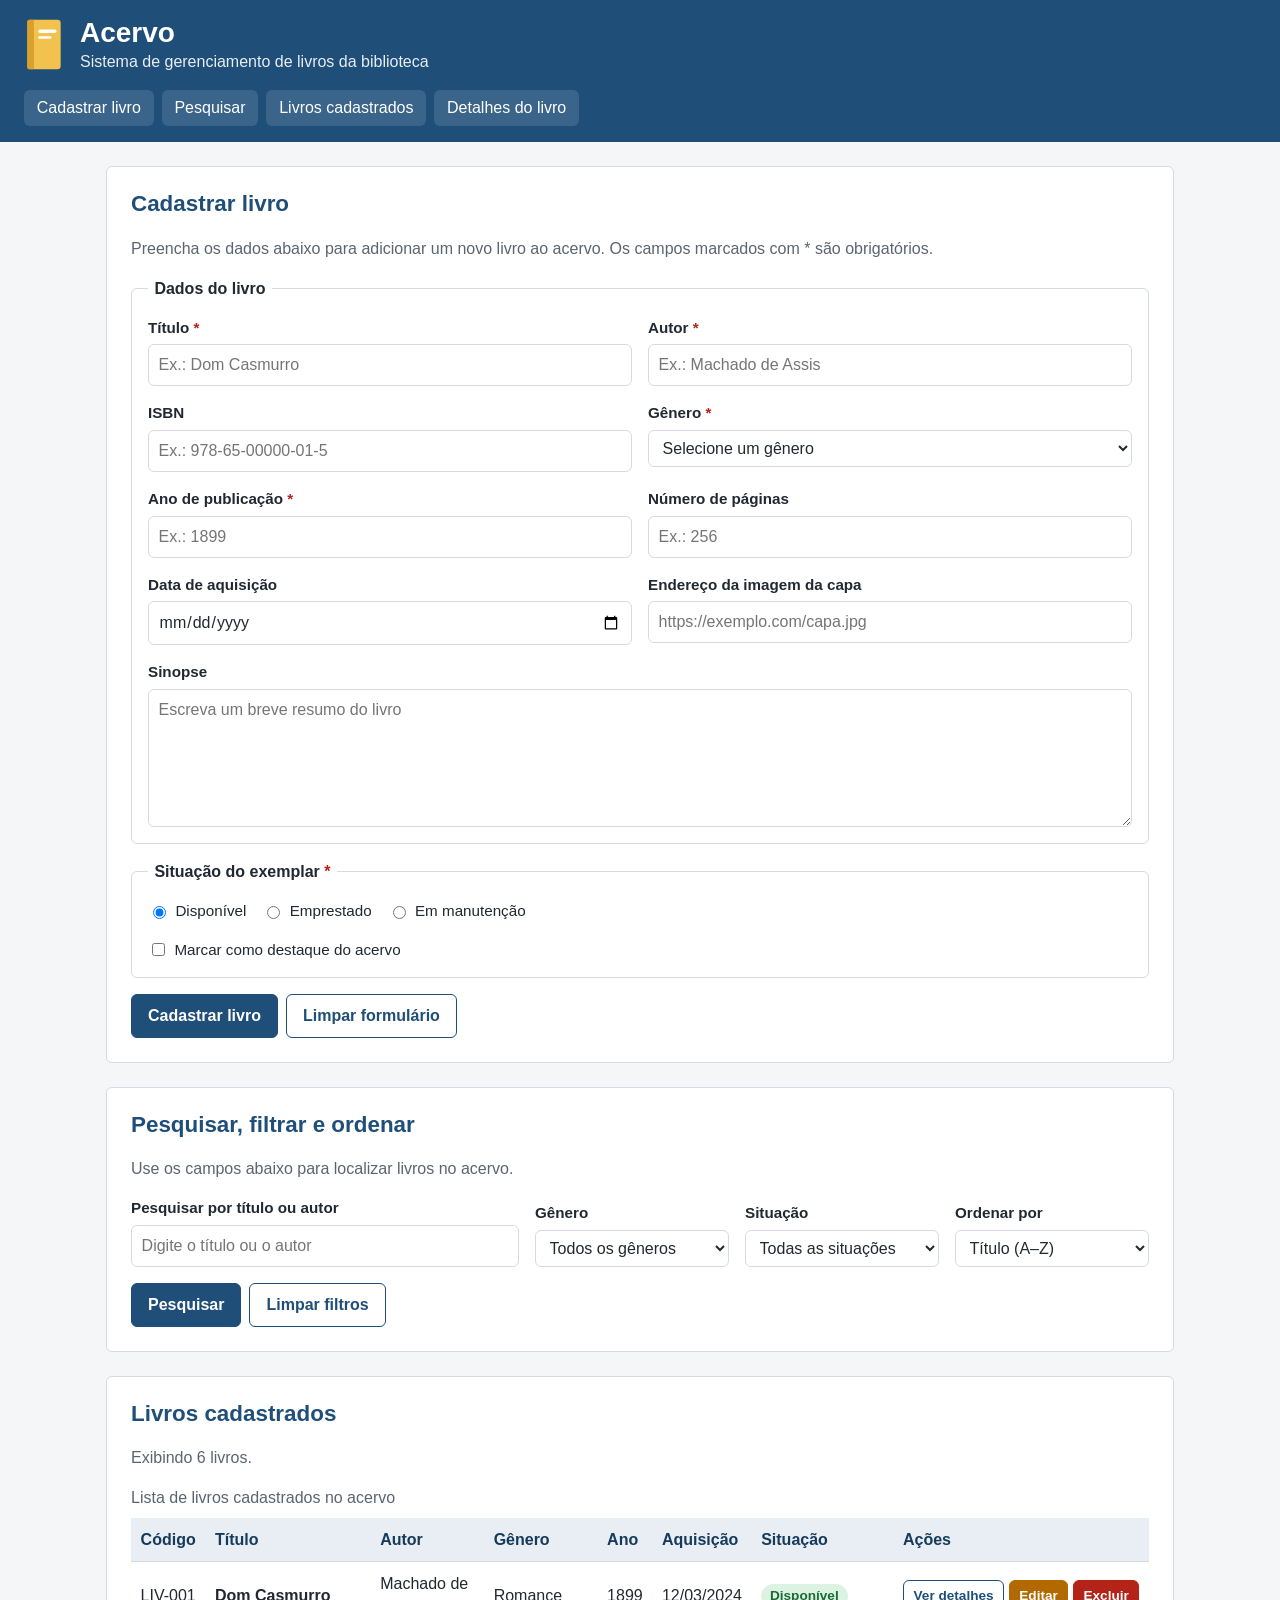
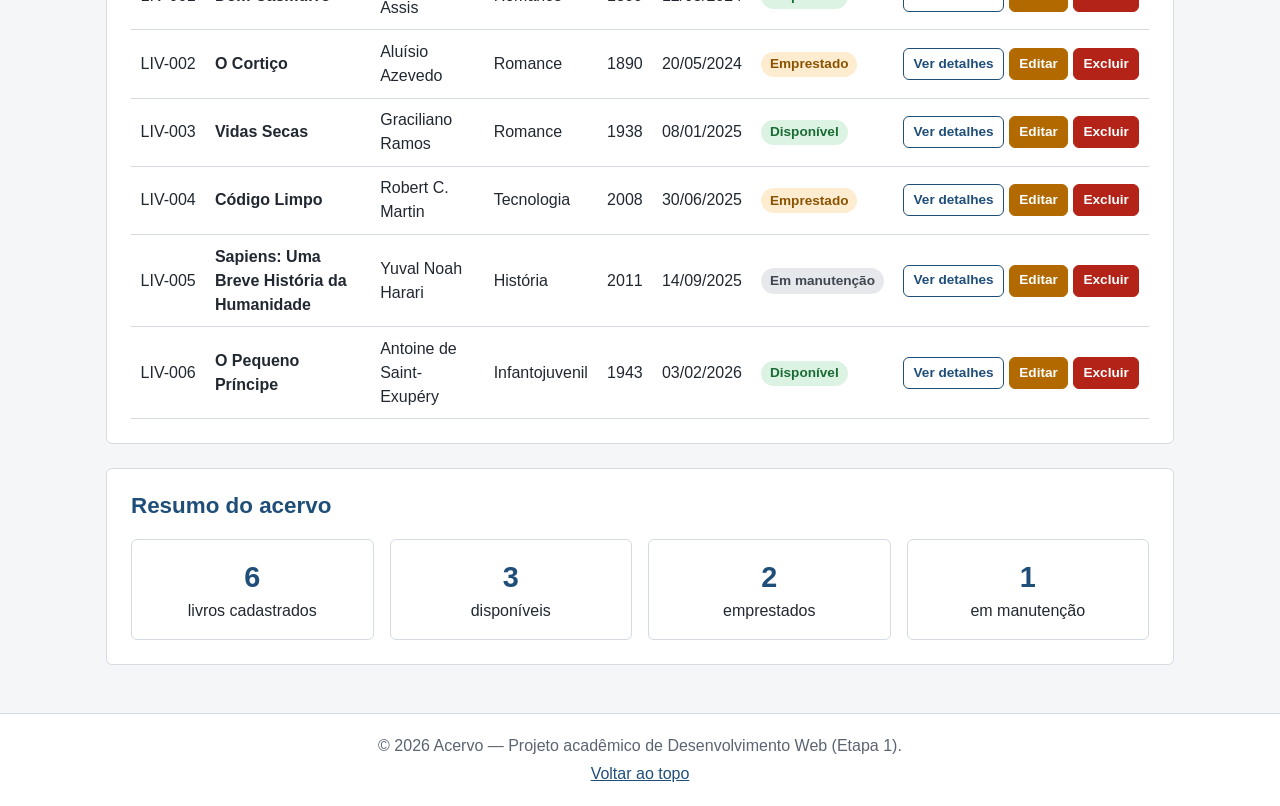
<file: index.html>
<!DOCTYPE html>
<html lang="pt-BR">
<head>
  <meta charset="UTF-8">
  <meta name="viewport" content="width=device-width, initial-scale=1.0">
  <meta name="description" content="Acervo: sistema web para gerenciamento dos livros de uma biblioteca. Etapa 1 — estrutura HTML da interface.">
  <title>Acervo — Gerenciamento de Livros</title>
  <link rel="stylesheet" href="assets/css/style.css">
  <script src="assets/js/script.js" defer></script>
</head>
<body>

  <!-- ===== Identificação do sistema ===== -->
  <header class="cabecalho" id="topo">
    <div class="cabecalho__marca">
      <img src="assets/img/livro.svg" alt="Ícone de um livro, logotipo do sistema Acervo" class="cabecalho__logo" width="48" height="64">
      <hgroup>
        <h1>Acervo</h1>
        <p>Sistema de gerenciamento de livros da biblioteca</p>
      </hgroup>
    </div>

    <!-- ===== Navegação principal ===== -->
    <nav class="navegacao" aria-label="Navegação principal">
      <ul class="navegacao__lista">
        <li><a href="#cadastro">Cadastrar livro</a></li>
        <li><a href="#pesquisa">Pesquisar</a></li>
        <li><a href="#listagem">Livros cadastrados</a></li>
        <li><a href="pages/detalhes.html">Detalhes do livro</a></li>
      </ul>
    </nav>
  </header>

  <main class="conteudo">

    <!-- ===== Cadastro da entidade principal (livros) ===== -->
    <section id="cadastro" class="secao" aria-labelledby="titulo-cadastro">
      <h2 id="titulo-cadastro">Cadastrar livro</h2>
      <p class="secao__descricao">Preencha os dados abaixo para adicionar um novo livro ao acervo. Os campos marcados com * são obrigatórios.</p>

      <form id="form-cadastro" class="formulario" action="#cadastro" method="get">
        <fieldset>
          <legend>Dados do livro</legend>

          <div class="grade">
            <div class="campo">
              <label for="titulo">Título <span class="obrigatorio" aria-hidden="true">*</span></label>
              <input type="text" id="titulo" name="titulo" placeholder="Ex.: Dom Casmurro" maxlength="150" required>
            </div>

            <div class="campo">
              <label for="autor">Autor <span class="obrigatorio" aria-hidden="true">*</span></label>
              <input type="text" id="autor" name="autor" placeholder="Ex.: Machado de Assis" maxlength="100" required>
            </div>

            <div class="campo">
              <label for="isbn">ISBN</label>
              <input type="text" id="isbn" name="isbn" placeholder="Ex.: 978-65-00000-01-5" maxlength="17">
            </div>

            <div class="campo">
              <label for="genero">Gênero <span class="obrigatorio" aria-hidden="true">*</span></label>
              <select id="genero" name="genero" required>
                <option value="">Selecione um gênero</option>
                <option value="romance">Romance</option>
                <option value="ficcao-cientifica">Ficção científica</option>
                <option value="tecnologia">Tecnologia</option>
                <option value="historia">História</option>
                <option value="infantojuvenil">Infantojuvenil</option>
                <option value="poesia">Poesia</option>
              </select>
            </div>

            <div class="campo">
              <label for="ano">Ano de publicação <span class="obrigatorio" aria-hidden="true">*</span></label>
              <input type="number" id="ano" name="ano" placeholder="Ex.: 1899" min="1450" max="2026" required>
            </div>

            <div class="campo">
              <label for="paginas">Número de páginas</label>
              <input type="number" id="paginas" name="paginas" placeholder="Ex.: 256" min="1" max="5000">
            </div>

            <div class="campo">
              <label for="data-aquisicao">Data de aquisição</label>
              <input type="date" id="data-aquisicao" name="data-aquisicao" min="2000-01-01" max="2026-12-31">
            </div>

            <div class="campo">
              <label for="capa">Endereço da imagem da capa</label>
              <input type="url" id="capa" name="capa" placeholder="https://exemplo.com/capa.jpg">
            </div>

            <div class="campo campo--inteiro">
              <label for="sinopse">Sinopse</label>
              <textarea id="sinopse" name="sinopse" rows="5" maxlength="1000" placeholder="Escreva um breve resumo do livro"></textarea>
            </div>
          </div>
        </fieldset>

        <fieldset>
          <legend>Situação do exemplar <span class="obrigatorio" aria-hidden="true">*</span></legend>

          <div class="opcoes">
            <div class="opcao">
              <input type="radio" id="status-disponivel" name="status" value="disponivel" checked required>
              <label for="status-disponivel">Disponível</label>
            </div>
            <div class="opcao">
              <input type="radio" id="status-emprestado" name="status" value="emprestado">
              <label for="status-emprestado">Emprestado</label>
            </div>
            <div class="opcao">
              <input type="radio" id="status-manutencao" name="status" value="manutencao">
              <label for="status-manutencao">Em manutenção</label>
            </div>
          </div>

          <div class="opcao opcao--destaque">
            <input type="checkbox" id="destaque" name="destaque" value="sim">
            <label for="destaque">Marcar como destaque do acervo</label>
          </div>
        </fieldset>

        <div class="botoes">
          <button type="submit" class="botao">Cadastrar livro</button>
          <button type="reset" class="botao botao--secundario">Limpar formulário</button>
        </div>
      </form>
    </section>

    <!-- ===== Pesquisa, filtros e ordenação ===== -->
    <section id="pesquisa" class="secao" aria-labelledby="titulo-pesquisa">
      <h2 id="titulo-pesquisa">Pesquisar, filtrar e ordenar</h2>
      <p class="secao__descricao">Use os campos abaixo para localizar livros no acervo.</p>

      <form class="filtros" role="search" action="#listagem" method="get">
        <div class="campo">
          <label for="pesquisa-termo">Pesquisar por título ou autor</label>
          <input type="search" id="pesquisa-termo" name="pesquisa" placeholder="Digite o título ou o autor">
        </div>

        <div class="campo">
          <label for="filtro-genero">Gênero</label>
          <select id="filtro-genero" name="filtro-genero">
            <option value="">Todos os gêneros</option>
            <option value="romance">Romance</option>
            <option value="ficcao-cientifica">Ficção científica</option>
            <option value="tecnologia">Tecnologia</option>
            <option value="historia">História</option>
            <option value="infantojuvenil">Infantojuvenil</option>
            <option value="poesia">Poesia</option>
          </select>
        </div>

        <div class="campo">
          <label for="filtro-status">Situação</label>
          <select id="filtro-status" name="filtro-status">
            <option value="">Todas as situações</option>
            <option value="disponivel">Disponível</option>
            <option value="emprestado">Emprestado</option>
            <option value="manutencao">Em manutenção</option>
          </select>
        </div>

        <div class="campo">
          <label for="ordenacao">Ordenar por</label>
          <select id="ordenacao" name="ordenacao">
            <option value="titulo-asc">Título (A–Z)</option>
            <option value="titulo-desc">Título (Z–A)</option>
            <option value="recentes">Mais recentes</option>
            <option value="antigos">Mais antigos</option>
          </select>
        </div>

        <div class="botoes">
          <button type="submit" class="botao">Pesquisar</button>
          <button type="reset" class="botao botao--secundario">Limpar filtros</button>
        </div>
      </form>
    </section>

    <!-- ===== Listagem dos livros cadastrados ===== -->
    <section id="listagem" class="secao" aria-labelledby="titulo-listagem">
      <h2 id="titulo-listagem">Livros cadastrados</h2>
      <p class="secao__descricao">Exibindo 6 livros.</p>

      <div class="tabela-container">
        <table class="tabela">
          <caption>Lista de livros cadastrados no acervo</caption>
          <thead>
            <tr>
              <th scope="col">Código</th>
              <th scope="col">Título</th>
              <th scope="col">Autor</th>
              <th scope="col">Gênero</th>
              <th scope="col">Ano</th>
              <th scope="col">Aquisição</th>
              <th scope="col">Situação</th>
              <th scope="col">Ações</th>
            </tr>
          </thead>
          <tbody>
            <tr>
              <td>LIV-001</td>
              <th scope="row">Dom Casmurro</th>
              <td>Machado de Assis</td>
              <td>Romance</td>
              <td>1899</td>
              <td><time datetime="2024-03-12">12/03/2024</time></td>
              <td><span class="status status--disponivel">Disponível</span></td>
              <td class="tabela__acoes">
                <a href="pages/detalhes.html?id=LIV-001" class="botao botao--secundario botao--pequeno" aria-label="Ver detalhes de Dom Casmurro">Ver detalhes</a>
                <button type="button" class="botao botao--editar botao--pequeno" aria-label="Editar Dom Casmurro">Editar</button>
                <button type="button" class="botao botao--excluir botao--pequeno" aria-label="Excluir Dom Casmurro">Excluir</button>
              </td>
            </tr>
            <tr>
              <td>LIV-002</td>
              <th scope="row">O Cortiço</th>
              <td>Aluísio Azevedo</td>
              <td>Romance</td>
              <td>1890</td>
              <td><time datetime="2024-05-20">20/05/2024</time></td>
              <td><span class="status status--emprestado">Emprestado</span></td>
              <td class="tabela__acoes">
                <a href="pages/detalhes.html?id=LIV-002" class="botao botao--secundario botao--pequeno" aria-label="Ver detalhes de O Cortiço">Ver detalhes</a>
                <button type="button" class="botao botao--editar botao--pequeno" aria-label="Editar O Cortiço">Editar</button>
                <button type="button" class="botao botao--excluir botao--pequeno" aria-label="Excluir O Cortiço">Excluir</button>
              </td>
            </tr>
            <tr>
              <td>LIV-003</td>
              <th scope="row">Vidas Secas</th>
              <td>Graciliano Ramos</td>
              <td>Romance</td>
              <td>1938</td>
              <td><time datetime="2025-01-08">08/01/2025</time></td>
              <td><span class="status status--disponivel">Disponível</span></td>
              <td class="tabela__acoes">
                <a href="pages/detalhes.html?id=LIV-003" class="botao botao--secundario botao--pequeno" aria-label="Ver detalhes de Vidas Secas">Ver detalhes</a>
                <button type="button" class="botao botao--editar botao--pequeno" aria-label="Editar Vidas Secas">Editar</button>
                <button type="button" class="botao botao--excluir botao--pequeno" aria-label="Excluir Vidas Secas">Excluir</button>
              </td>
            </tr>
            <tr>
              <td>LIV-004</td>
              <th scope="row">Código Limpo</th>
              <td>Robert C. Martin</td>
              <td>Tecnologia</td>
              <td>2008</td>
              <td><time datetime="2025-06-30">30/06/2025</time></td>
              <td><span class="status status--emprestado">Emprestado</span></td>
              <td class="tabela__acoes">
                <a href="pages/detalhes.html?id=LIV-004" class="botao botao--secundario botao--pequeno" aria-label="Ver detalhes de Código Limpo">Ver detalhes</a>
                <button type="button" class="botao botao--editar botao--pequeno" aria-label="Editar Código Limpo">Editar</button>
                <button type="button" class="botao botao--excluir botao--pequeno" aria-label="Excluir Código Limpo">Excluir</button>
              </td>
            </tr>
            <tr>
              <td>LIV-005</td>
              <th scope="row">Sapiens: Uma Breve História da Humanidade</th>
              <td>Yuval Noah Harari</td>
              <td>História</td>
              <td>2011</td>
              <td><time datetime="2025-09-14">14/09/2025</time></td>
              <td><span class="status status--manutencao">Em manutenção</span></td>
              <td class="tabela__acoes">
                <a href="pages/detalhes.html?id=LIV-005" class="botao botao--secundario botao--pequeno" aria-label="Ver detalhes de Sapiens">Ver detalhes</a>
                <button type="button" class="botao botao--editar botao--pequeno" aria-label="Editar Sapiens">Editar</button>
                <button type="button" class="botao botao--excluir botao--pequeno" aria-label="Excluir Sapiens">Excluir</button>
              </td>
            </tr>
            <tr>
              <td>LIV-006</td>
              <th scope="row">O Pequeno Príncipe</th>
              <td>Antoine de Saint-Exupéry</td>
              <td>Infantojuvenil</td>
              <td>1943</td>
              <td><time datetime="2026-02-03">03/02/2026</time></td>
              <td><span class="status status--disponivel">Disponível</span></td>
              <td class="tabela__acoes">
                <a href="pages/detalhes.html?id=LIV-006" class="botao botao--secundario botao--pequeno" aria-label="Ver detalhes de O Pequeno Príncipe">Ver detalhes</a>
                <button type="button" class="botao botao--editar botao--pequeno" aria-label="Editar O Pequeno Príncipe">Editar</button>
                <button type="button" class="botao botao--excluir botao--pequeno" aria-label="Excluir O Pequeno Príncipe">Excluir</button>
              </td>
            </tr>
          </tbody>
        </table>
      </div>
    </section>

    <!-- ===== Informação complementar ===== -->
    <aside class="secao resumo" aria-labelledby="titulo-resumo">
      <h2 id="titulo-resumo">Resumo do acervo</h2>
      <ul class="resumo__lista">
        <li><span class="resumo__numero">6</span> livros cadastrados</li>
        <li><span class="resumo__numero">3</span> disponíveis</li>
        <li><span class="resumo__numero">2</span> emprestados</li>
        <li><span class="resumo__numero">1</span> em manutenção</li>
      </ul>
    </aside>

  </main>

  <!-- ===== Rodapé ===== -->
  <footer class="rodape">
    <p>&copy; 2026 Acervo — Projeto acadêmico de Desenvolvimento Web (Etapa 1).</p>
    <p><a href="#topo">Voltar ao topo</a></p>
  </footer>

</body>
</html>
</file>
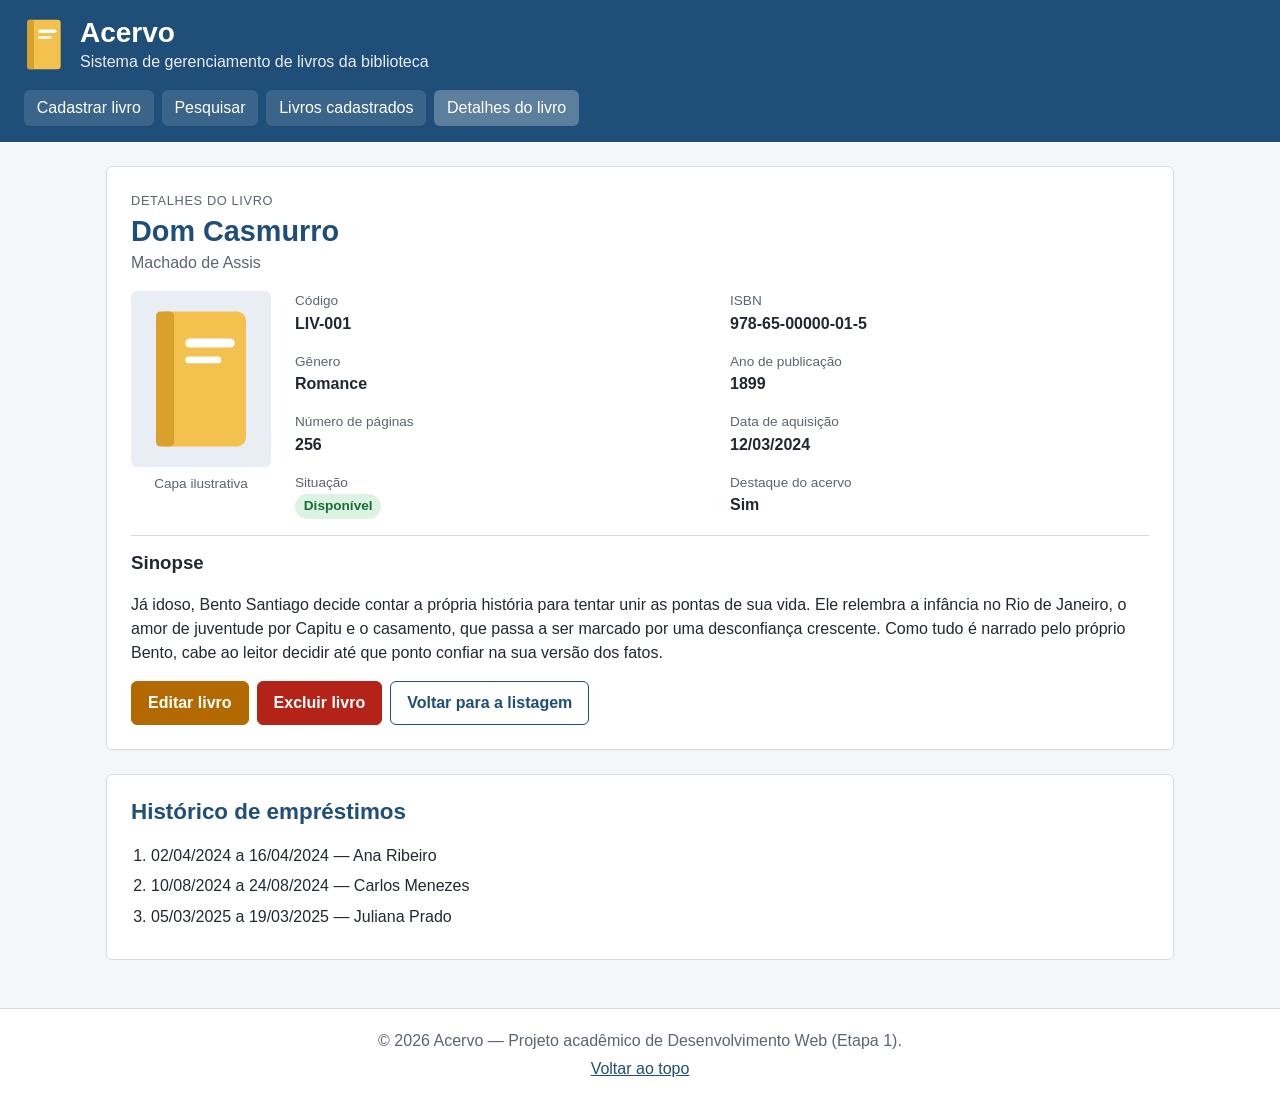
<file: pages/detalhes.html>
<!DOCTYPE html>
<html lang="pt-BR">
<head>
  <meta charset="UTF-8">
  <meta name="viewport" content="width=device-width, initial-scale=1.0">
  <meta name="description" content="Detalhes de um livro cadastrado no sistema Acervo.">
  <title>Dom Casmurro — Detalhes do livro | Acervo</title>
  <link rel="stylesheet" href="../assets/css/style.css">
  <script src="../assets/js/script.js" defer></script>
</head>
<body>

  <!-- ===== Identificação do sistema ===== -->
  <header class="cabecalho" id="topo">
    <div class="cabecalho__marca">
      <img src="../assets/img/livro.svg" alt="Ícone de um livro, logotipo do sistema Acervo" class="cabecalho__logo" width="48" height="64">
      <hgroup>
        <h1>Acervo</h1>
        <p>Sistema de gerenciamento de livros da biblioteca</p>
      </hgroup>
    </div>

    <!-- ===== Navegação principal ===== -->
    <nav class="navegacao" aria-label="Navegação principal">
      <ul class="navegacao__lista">
        <li><a href="../index.html#cadastro">Cadastrar livro</a></li>
        <li><a href="../index.html#pesquisa">Pesquisar</a></li>
        <li><a href="../index.html#listagem">Livros cadastrados</a></li>
        <li><a href="detalhes.html" aria-current="page">Detalhes do livro</a></li>
      </ul>
    </nav>
  </header>

  <main class="conteudo">

    <!-- ===== Detalhes de um livro ===== -->
    <article class="secao detalhes" aria-labelledby="titulo-livro">
      <header>
        <p class="detalhes__rotulo">Detalhes do livro</p>
        <h2 id="titulo-livro">Dom Casmurro</h2>
        <p class="detalhes__autor">Machado de Assis</p>
      </header>

      <div class="detalhes__corpo">
        <figure class="detalhes__capa">
          <img src="../assets/img/livro.svg" alt="Capa ilustrativa do livro Dom Casmurro" width="160" height="213">
          <figcaption>Capa ilustrativa</figcaption>
        </figure>

        <dl class="detalhes__dados">
          <div>
            <dt>Código</dt>
            <dd>LIV-001</dd>
          </div>
          <div>
            <dt>ISBN</dt>
            <dd>978-65-00000-01-5</dd>
          </div>
          <div>
            <dt>Gênero</dt>
            <dd>Romance</dd>
          </div>
          <div>
            <dt>Ano de publicação</dt>
            <dd>1899</dd>
          </div>
          <div>
            <dt>Número de páginas</dt>
            <dd>256</dd>
          </div>
          <div>
            <dt>Data de aquisição</dt>
            <dd><time datetime="2024-03-12">12/03/2024</time></dd>
          </div>
          <div>
            <dt>Situação</dt>
            <dd><span class="status status--disponivel">Disponível</span></dd>
          </div>
          <div>
            <dt>Destaque do acervo</dt>
            <dd>Sim</dd>
          </div>
        </dl>
      </div>

      <section class="detalhes__sinopse" aria-labelledby="titulo-sinopse">
        <h3 id="titulo-sinopse">Sinopse</h3>
        <p>Já idoso, Bento Santiago decide contar a própria história para tentar unir as pontas de sua vida. Ele relembra a infância no Rio de Janeiro, o amor de juventude por Capitu e o casamento, que passa a ser marcado por uma desconfiança crescente. Como tudo é narrado pelo próprio Bento, cabe ao leitor decidir até que ponto confiar na sua versão dos fatos.</p>
      </section>

      <footer class="detalhes__acoes botoes">
        <button type="button" class="botao botao--editar">Editar livro</button>
        <button type="button" class="botao botao--excluir">Excluir livro</button>
        <a href="../index.html#listagem" class="botao botao--secundario">Voltar para a listagem</a>
      </footer>
    </article>

    <!-- ===== Informação complementar ===== -->
    <aside class="secao" aria-labelledby="titulo-historico">
      <h2 id="titulo-historico">Histórico de empréstimos</h2>
      <ol class="historico">
        <li><time datetime="2024-04-02">02/04/2024</time> a <time datetime="2024-04-16">16/04/2024</time> — Ana Ribeiro</li>
        <li><time datetime="2024-08-10">10/08/2024</time> a <time datetime="2024-08-24">24/08/2024</time> — Carlos Menezes</li>
        <li><time datetime="2025-03-05">05/03/2025</time> a <time datetime="2025-03-19">19/03/2025</time> — Juliana Prado</li>
      </ol>
    </aside>

  </main>

  <!-- ===== Rodapé ===== -->
  <footer class="rodape">
    <p>&copy; 2026 Acervo — Projeto acadêmico de Desenvolvimento Web (Etapa 1).</p>
    <p><a href="#topo">Voltar ao topo</a></p>
  </footer>

</body>
</html>
</file>
<file: assets/css/style.css>
/* ==========================================================
   Acervo — Estilos da Etapa 1
   Organização:
   1. Variáveis
   2. Base
   3. Cabeçalho e navegação
   4. Seções
   5. Formulários
   6. Botões
   7. Tabela
   8. Situação (status)
   9. Resumo (aside)
   10. Página de detalhes
   11. Rodapé
   12. Responsividade
   ========================================================== */

/* 1. Variáveis */
:root {
  --cor-primaria: #1f4e79;
  --cor-primaria-escura: #163a5a;
  --cor-fundo: #f4f6f8;
  --cor-superficie: #ffffff;
  --cor-texto: #222831;
  --cor-texto-suave: #5b6470;
  --cor-borda: #d5dbe1;
  --cor-editar: #b26a00;
  --cor-excluir: #b42318;
  --raio: 6px;
  --espaco: 1rem;
}

/* 2. Base */
*,
*::before,
*::after {
  box-sizing: border-box;
}

body {
  margin: 0;
  font-family: Arial, Helvetica, sans-serif;
  line-height: 1.5;
  color: var(--cor-texto);
  background-color: var(--cor-fundo);
}

img {
  max-width: 100%;
  height: auto;
}

a {
  color: var(--cor-primaria);
}

h1,
h2,
h3 {
  line-height: 1.2;
  margin-top: 0;
}

/* 3. Cabeçalho e navegação */
.cabecalho {
  background-color: var(--cor-primaria);
  color: #ffffff;
  padding: var(--espaco) calc(var(--espaco) * 1.5);
}

.cabecalho__marca {
  display: flex;
  align-items: center;
  gap: var(--espaco);
}

.cabecalho__logo {
  width: 40px;
}

.cabecalho h1 {
  margin: 0;
  font-size: 1.75rem;
}

.cabecalho hgroup p {
  margin: 0;
  opacity: 0.9;
}

.navegacao {
  margin-top: var(--espaco);
}

.navegacao__lista {
  list-style: none;
  margin: 0;
  padding: 0;
  display: flex;
  flex-wrap: wrap;
  gap: 0.5rem;
}

.navegacao__lista a {
  display: inline-block;
  padding: 0.4rem 0.8rem;
  color: #ffffff;
  text-decoration: none;
  border-radius: var(--raio);
  background-color: rgba(255, 255, 255, 0.12);
}

.navegacao__lista a:hover,
.navegacao__lista a:focus,
.navegacao__lista a[aria-current="page"] {
  background-color: rgba(255, 255, 255, 0.28);
}

/* 4. Seções */
.conteudo {
  max-width: 1100px;
  margin: 0 auto;
  padding: calc(var(--espaco) * 1.5) var(--espaco);
}

.secao {
  background-color: var(--cor-superficie);
  border: 1px solid var(--cor-borda);
  border-radius: var(--raio);
  padding: calc(var(--espaco) * 1.5);
  margin-bottom: calc(var(--espaco) * 1.5);
}

.secao h2 {
  color: var(--cor-primaria);
  font-size: 1.4rem;
}

.secao__descricao {
  color: var(--cor-texto-suave);
  margin-top: 0;
}

/* 5. Formulários */
fieldset {
  border: 1px solid var(--cor-borda);
  border-radius: var(--raio);
  padding: var(--espaco);
  margin: 0 0 var(--espaco);
}

legend {
  font-weight: bold;
  padding: 0 0.4rem;
}

.grade {
  display: grid;
  grid-template-columns: repeat(2, 1fr);
  gap: var(--espaco);
}

.campo {
  display: flex;
  flex-direction: column;
  gap: 0.3rem;
}

.campo--inteiro {
  grid-column: 1 / -1;
}

label {
  font-weight: bold;
  font-size: 0.95rem;
}

input,
select,
textarea {
  font: inherit;
  padding: 0.5rem 0.6rem;
  border: 1px solid var(--cor-borda);
  border-radius: var(--raio);
  background-color: #ffffff;
  color: var(--cor-texto);
}

input:focus,
select:focus,
textarea:focus {
  outline: 2px solid var(--cor-primaria);
  outline-offset: 1px;
}

textarea {
  resize: vertical;
}

.obrigatorio {
  color: var(--cor-excluir);
}

.opcoes {
  display: flex;
  flex-wrap: wrap;
  gap: var(--espaco);
}

.opcao {
  display: flex;
  align-items: center;
  gap: 0.4rem;
}

.opcao label {
  font-weight: normal;
}

.opcao--destaque {
  margin-top: var(--espaco);
}

/* Área de pesquisa, filtros e ordenação */
.filtros {
  display: grid;
  grid-template-columns: 2fr 1fr 1fr 1fr;
  gap: var(--espaco);
  align-items: end;
}

.filtros .botoes {
  grid-column: 1 / -1;
}

/* 6. Botões */
.botoes {
  display: flex;
  flex-wrap: wrap;
  gap: 0.5rem;
}

.botao {
  display: inline-block;
  font: inherit;
  font-weight: bold;
  padding: 0.55rem 1rem;
  border: 1px solid var(--cor-primaria);
  border-radius: var(--raio);
  background-color: var(--cor-primaria);
  color: #ffffff;
  text-decoration: none;
  cursor: pointer;
}

.botao:hover,
.botao:focus {
  background-color: var(--cor-primaria-escura);
}

.botao--secundario {
  background-color: #ffffff;
  color: var(--cor-primaria);
}

.botao--secundario:hover,
.botao--secundario:focus {
  background-color: #e8eef4;
}

.botao--editar {
  background-color: var(--cor-editar);
  border-color: var(--cor-editar);
}

.botao--editar:hover,
.botao--editar:focus {
  background-color: #8f5500;
}

.botao--excluir {
  background-color: var(--cor-excluir);
  border-color: var(--cor-excluir);
}

.botao--excluir:hover,
.botao--excluir:focus {
  background-color: #8f1b12;
}

.botao--pequeno {
  padding: 0.3rem 0.6rem;
  font-size: 0.85rem;
}

/* 7. Tabela */
.tabela-container {
  overflow-x: auto;
}

.tabela {
  width: 100%;
  border-collapse: collapse;
  min-width: 800px;
}

.tabela caption {
  text-align: left;
  color: var(--cor-texto-suave);
  margin-bottom: 0.5rem;
}

.tabela th,
.tabela td {
  padding: 0.6rem;
  border-bottom: 1px solid var(--cor-borda);
  text-align: left;
  vertical-align: middle;
}

.tabela thead th {
  background-color: #e8eef4;
  color: var(--cor-primaria-escura);
}

.tabela tbody th {
  font-weight: bold;
}

.tabela tbody tr:hover {
  background-color: #f8fafc;
}

.tabela td:first-child,
.tabela__acoes {
  white-space: nowrap;
}

/* 8. Situação (status) */
.status {
  display: inline-block;
  padding: 0.15rem 0.55rem;
  border-radius: 999px;
  font-size: 0.85rem;
  font-weight: bold;
  white-space: nowrap;
}

.status--disponivel {
  background-color: #dcf3e3;
  color: #1b6b35;
}

.status--emprestado {
  background-color: #fdecd0;
  color: #8a5300;
}

.status--manutencao {
  background-color: #e6e8eb;
  color: #3f4650;
}

/* 9. Resumo (aside) */
.resumo__lista {
  list-style: none;
  margin: 0;
  padding: 0;
  display: grid;
  grid-template-columns: repeat(4, 1fr);
  gap: var(--espaco);
}

.resumo__lista li {
  border: 1px solid var(--cor-borda);
  border-radius: var(--raio);
  padding: var(--espaco);
  text-align: center;
}

.resumo__numero {
  display: block;
  font-size: 1.8rem;
  font-weight: bold;
  color: var(--cor-primaria);
}

/* 10. Página de detalhes */
.detalhes__rotulo {
  margin: 0;
  text-transform: uppercase;
  font-size: 0.8rem;
  letter-spacing: 0.05em;
  color: var(--cor-texto-suave);
}

.detalhes h2 {
  font-size: 1.8rem;
  margin: 0.2rem 0;
}

.detalhes__autor {
  margin-top: 0;
  color: var(--cor-texto-suave);
}

.detalhes__corpo {
  display: flex;
  gap: calc(var(--espaco) * 1.5);
  align-items: flex-start;
  margin: var(--espaco) 0;
}

.detalhes__capa {
  margin: 0;
  text-align: center;
  color: var(--cor-texto-suave);
  font-size: 0.85rem;
}

.detalhes__capa img {
  width: 140px;
  padding: var(--espaco);
  background-color: #e8eef4;
  border-radius: var(--raio);
}

.detalhes__dados {
  flex: 1;
  display: grid;
  grid-template-columns: repeat(2, 1fr);
  gap: var(--espaco);
  margin: 0;
}

.detalhes__dados dt {
  font-size: 0.85rem;
  color: var(--cor-texto-suave);
}

.detalhes__dados dd {
  margin: 0;
  font-weight: bold;
}

.detalhes__sinopse {
  border-top: 1px solid var(--cor-borda);
  padding-top: var(--espaco);
}

.detalhes__acoes {
  margin-top: var(--espaco);
}

.historico {
  margin: 0;
  padding-left: 1.25rem;
}

.historico li {
  margin-bottom: 0.4rem;
}

/* 11. Rodapé */
.rodape {
  text-align: center;
  padding: var(--espaco);
  color: var(--cor-texto-suave);
  border-top: 1px solid var(--cor-borda);
  background-color: var(--cor-superficie);
}

.rodape p {
  margin: 0.25rem 0;
}

/* 12. Responsividade */
@media (max-width: 800px) {
  .filtros {
    grid-template-columns: 1fr 1fr;
  }

  .filtros .campo:first-child {
    grid-column: 1 / -1;
  }

  .resumo__lista {
    grid-template-columns: repeat(2, 1fr);
  }
}

@media (max-width: 600px) {
  .grade,
  .filtros,
  .detalhes__dados {
    grid-template-columns: 1fr;
  }

  .detalhes__corpo {
    flex-direction: column;
    align-items: center;
  }

  .secao {
    padding: var(--espaco);
  }

  .botoes .botao {
    flex: 1 1 auto;
    text-align: center;
  }
}
</file>
